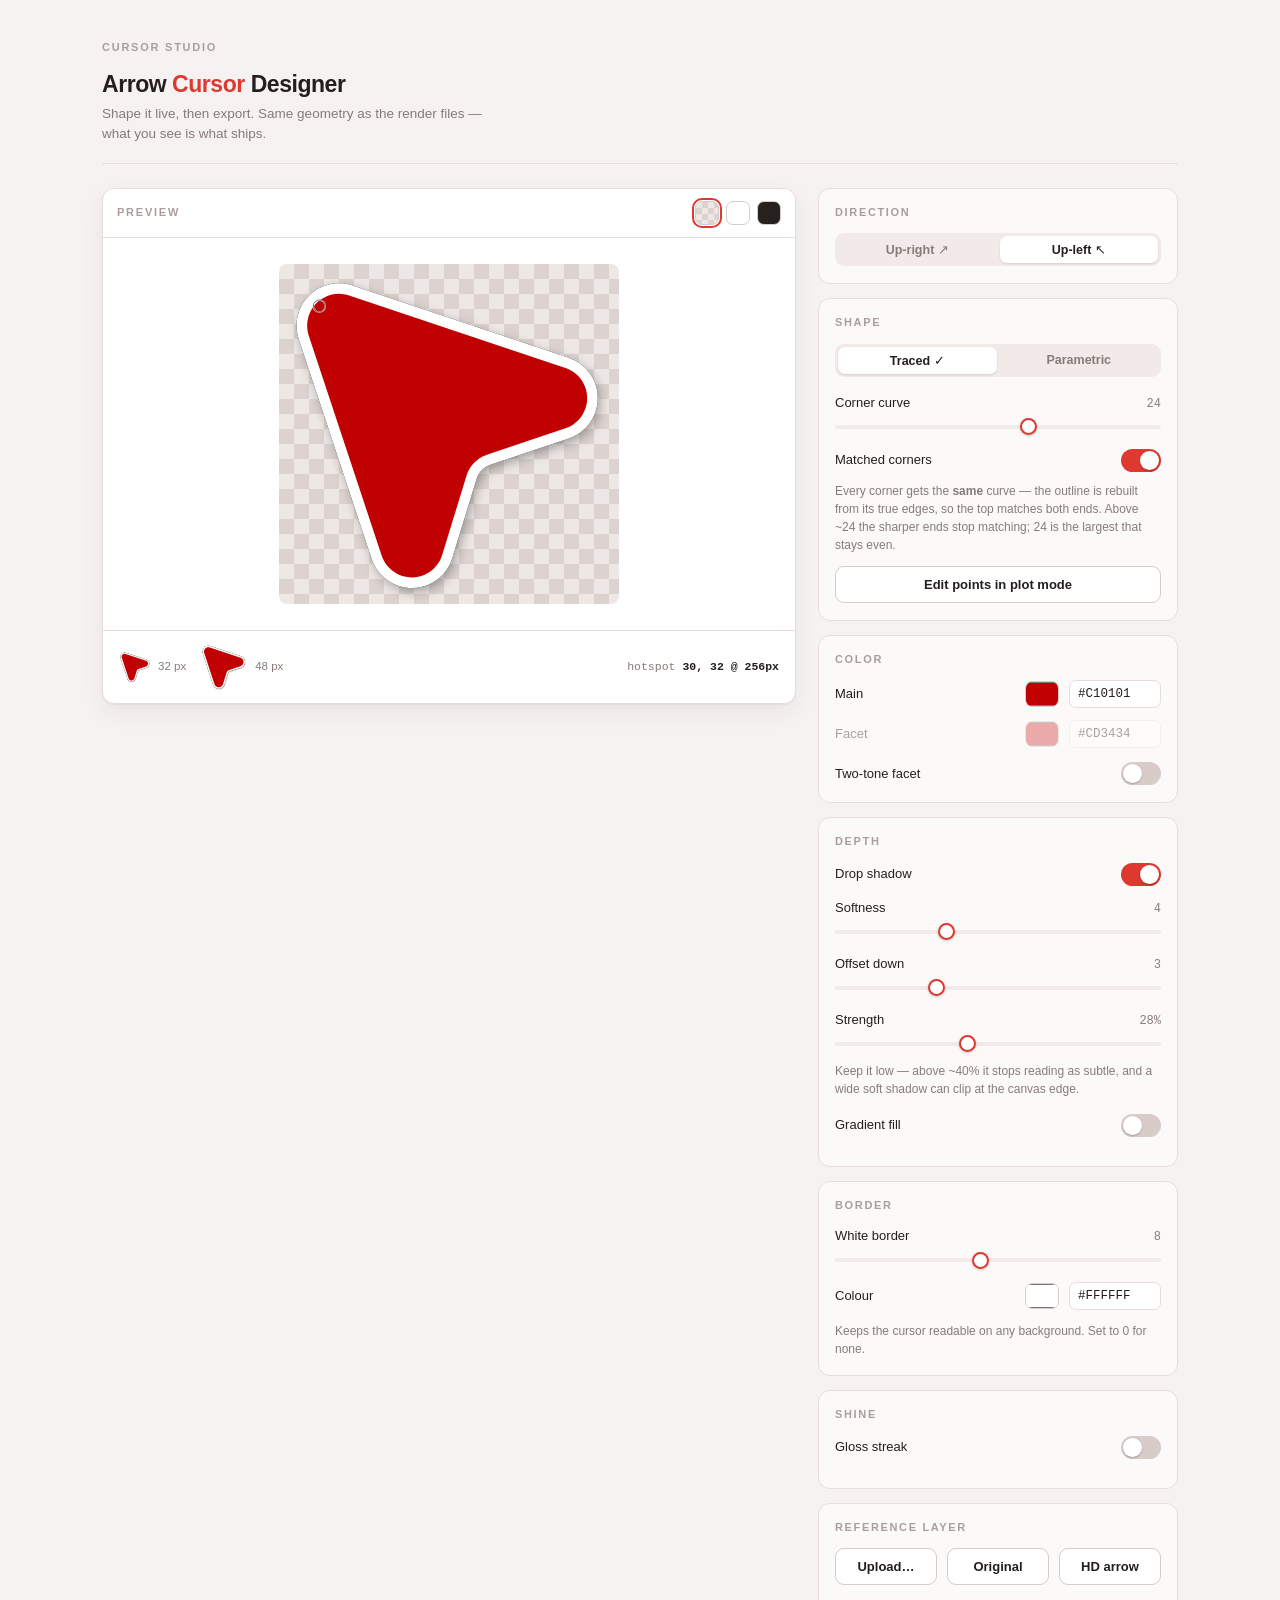
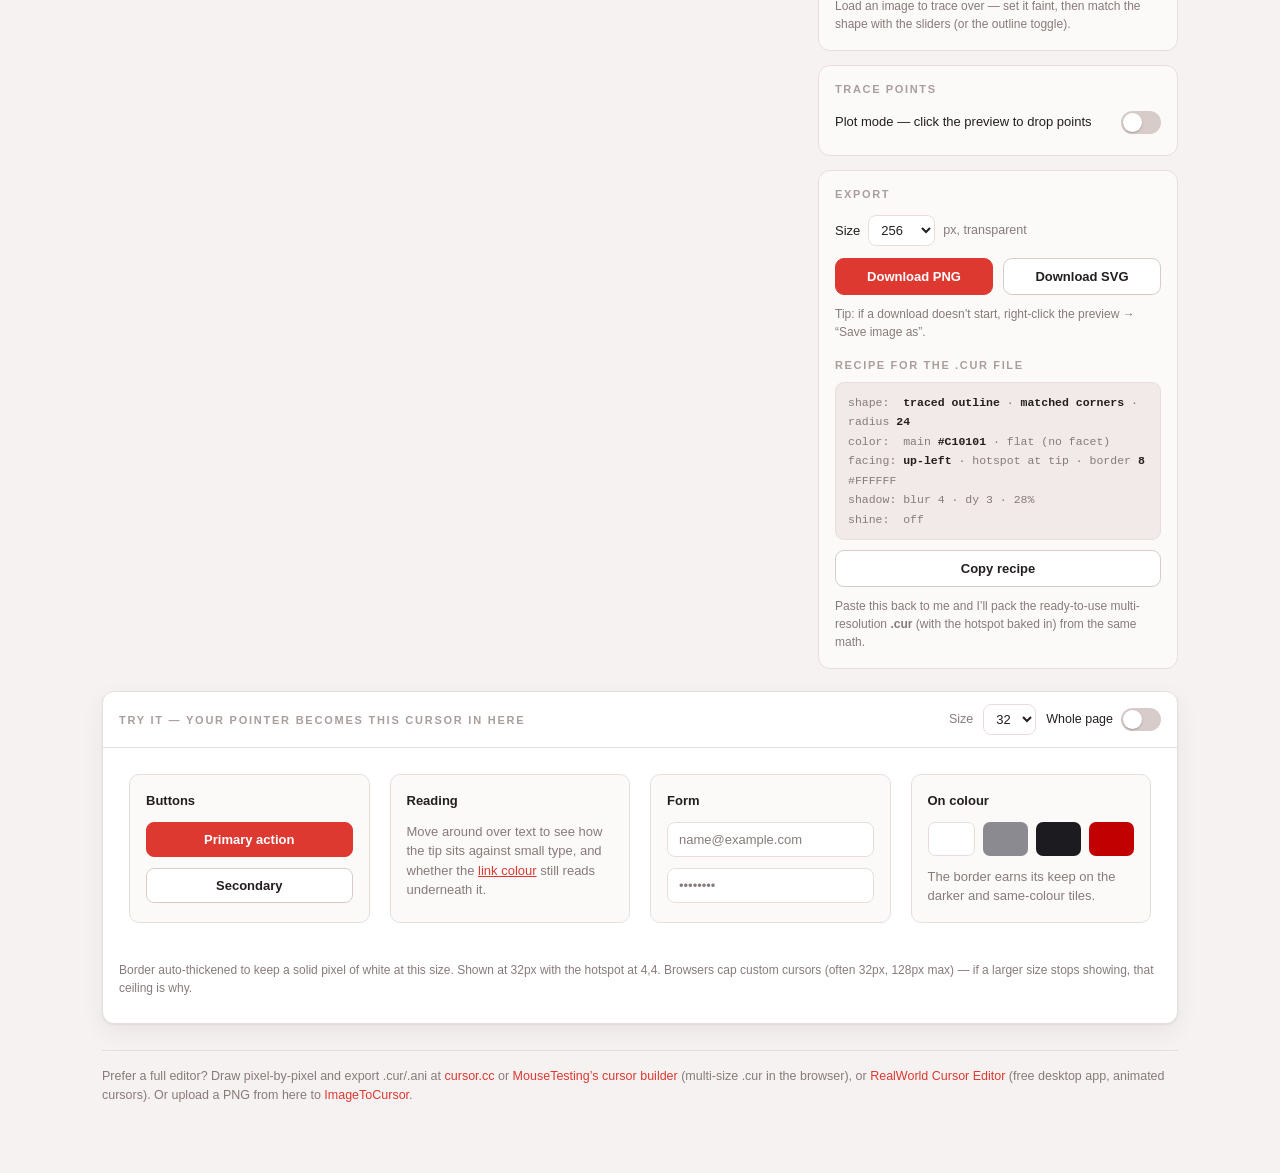
<file: cursor-designer/app.html>
<!doctype html>
<html lang="en">
<head>
<meta charset="utf-8">
<meta name="viewport" content="width=device-width,initial-scale=1">
<title>Arrow Cursor Designer</title>
<style>
  :root{
    --bg:#F6F2F1; --surface:#FFFFFF; --panel:#FCFAF9; --raised:#F1EAE8;
    --border:#E7DEDC; --border-strong:#D8CCCA;
    --text:#241E1F; --muted:#877B79; --faint:#A99E9C;
    --accent:#DD3931; --accent-press:#C22A23; --facet:#F06860;
    --focus:#DD3931;
    --shadow:0 1px 2px rgba(40,20,18,.06),0 8px 24px rgba(40,20,18,.06);
    --chk-a:#EDE7E5; --chk-b:#DCD3D0;
    --radius:12px;
    --mono:ui-monospace,"SF Mono",Menlo,Consolas,monospace;
    --sans:ui-sans-serif,-apple-system,"Segoe UI",Roboto,Helvetica,Arial,sans-serif;
  }
  @media (prefers-color-scheme:dark){
    :root{
      --bg:#151112; --surface:#1E1819; --panel:#1A1516; --raised:#251E1F;
      --border:#322A2B; --border-strong:#3E3435;
      --text:#EFE8E7; --muted:#9C908E; --faint:#6F6462;
      --accent:#F0655C; --accent-press:#F58B84; --facet:#F58C84;
      --focus:#F0655C;
      --shadow:0 1px 2px rgba(0,0,0,.4),0 12px 30px rgba(0,0,0,.35);
      --chk-a:#211B1C; --chk-b:#2C2425;
    }
  }
  :root[data-theme="light"]{
    --bg:#F6F2F1; --surface:#FFFFFF; --panel:#FCFAF9; --raised:#F1EAE8;
    --border:#E7DEDC; --border-strong:#D8CCCA;
    --text:#241E1F; --muted:#877B79; --faint:#A99E9C;
    --accent:#DD3931; --accent-press:#C22A23; --facet:#F06860; --focus:#DD3931;
    --shadow:0 1px 2px rgba(40,20,18,.06),0 8px 24px rgba(40,20,18,.06);
    --chk-a:#EDE7E5; --chk-b:#DCD3D0;
  }
  :root[data-theme="dark"]{
    --bg:#151112; --surface:#1E1819; --panel:#1A1516; --raised:#251E1F;
    --border:#322A2B; --border-strong:#3E3435;
    --text:#EFE8E7; --muted:#9C908E; --faint:#6F6462;
    --accent:#F0655C; --accent-press:#F58B84; --facet:#F58C84; --focus:#F0655C;
    --shadow:0 1px 2px rgba(0,0,0,.4),0 12px 30px rgba(0,0,0,.35);
    --chk-a:#211B1C; --chk-b:#2C2425;
  }
  *{box-sizing:border-box}
  body{margin:0;background:var(--bg);color:var(--text);font-family:var(--sans);
    line-height:1.5;-webkit-font-smoothing:antialiased;}
  .wrap{max-width:1120px;margin:0 auto;padding:28px 22px 56px;}
  header.masthead{display:flex;align-items:baseline;justify-content:space-between;
    gap:16px;flex-wrap:wrap;border-bottom:1px solid var(--border);padding-bottom:18px;margin-bottom:24px;}
  .title{font-size:23px;font-weight:650;letter-spacing:-.02em;margin:0;}
  .title b{color:var(--accent);font-weight:650;}
  .subtitle{color:var(--muted);font-size:13.5px;margin:3px 0 0;max-width:52ch;}
  .eyebrow{font-size:11px;letter-spacing:.16em;text-transform:uppercase;
    color:var(--faint);font-weight:600;}

  .grid{display:grid;grid-template-columns:minmax(0,1fr) 360px;gap:22px;align-items:start;}
  @media (max-width:820px){.grid{grid-template-columns:1fr;}}

  /* ---- stage ---- */
  .stage{background:var(--surface);border:1px solid var(--border);border-radius:var(--radius);
    box-shadow:var(--shadow);overflow:hidden;position:sticky;top:18px;}
  @media (max-width:820px){.stage{position:static;}}
  .stage-head{display:flex;align-items:center;justify-content:space-between;gap:12px;
    padding:12px 14px;border-bottom:1px solid var(--border);}
  .swatches{display:flex;gap:7px;}
  .sw{width:24px;height:24px;border-radius:7px;border:1px solid var(--border-strong);
    cursor:pointer;padding:0;background:transparent;position:relative;}
  .sw[aria-pressed="true"]{outline:2px solid var(--accent);outline-offset:1px;}
  .sw.light{background:#fff}.sw.dark{background:#26201f}
  .sw.chk{background:
    conic-gradient(var(--chk-b) 25%,var(--chk-a) 0 50%,var(--chk-b) 0 75%,var(--chk-a) 0);
    background-size:12px 12px;}
  .canvas-hold{display:grid;place-items:center;padding:26px;min-height:360px;}
  #preview{width:340px;height:340px;max-width:100%;border-radius:8px;touch-action:none;}
  .stage-foot{display:flex;align-items:center;justify-content:space-between;gap:14px;
    padding:12px 16px;border-top:1px solid var(--border);flex-wrap:wrap;}
  .actual{display:flex;align-items:center;gap:14px;}
  .actual .mini{display:flex;align-items:center;gap:7px;color:var(--muted);font-size:11.5px;}
  .actual canvas{image-rendering:auto;border-radius:4px;}
  .hs-note{font-size:11.5px;color:var(--muted);font-family:var(--mono);}
  .hs-note b{color:var(--text);font-weight:600;}

  /* ---- controls ---- */
  .panel{display:flex;flex-direction:column;gap:14px;}
  .card{background:var(--panel);border:1px solid var(--border);border-radius:var(--radius);
    padding:15px 16px 17px;}
  .card h3{margin:0 0 13px;font-size:11px;letter-spacing:.15em;text-transform:uppercase;
    color:var(--faint);font-weight:600;}
  .row{display:flex;flex-direction:column;gap:6px;margin-bottom:14px;}
  .row:last-child{margin-bottom:0;}
  .row .lab{display:flex;align-items:baseline;justify-content:space-between;gap:8px;}
  .row .lab span{font-size:13px;color:var(--text);}
  .row .lab output{font-family:var(--mono);font-size:12px;color:var(--muted);
    font-variant-numeric:tabular-nums;}
  input[type=range]{-webkit-appearance:none;appearance:none;width:100%;height:4px;
    border-radius:3px;background:var(--raised);outline:none;margin:6px 0;}
  input[type=range]::-webkit-slider-thumb{-webkit-appearance:none;width:17px;height:17px;
    border-radius:50%;background:var(--surface);border:2px solid var(--accent);cursor:pointer;
    box-shadow:0 1px 3px rgba(0,0,0,.2);transition:transform .08s;}
  input[type=range]::-webkit-slider-thumb:active{transform:scale(1.15);}
  input[type=range]::-moz-range-thumb{width:17px;height:17px;border-radius:50%;
    background:var(--surface);border:2px solid var(--accent);cursor:pointer;}
  input[type=range]:focus-visible{box-shadow:0 0 0 3px color-mix(in srgb,var(--focus) 35%,transparent);}

  .seg{display:flex;background:var(--raised);border-radius:9px;padding:3px;gap:3px;}
  .seg button{flex:1;border:none;background:transparent;color:var(--muted);
    font-family:var(--sans);font-size:12.5px;font-weight:550;padding:6px 8px;border-radius:7px;
    cursor:pointer;transition:all .12s;}
  .seg button[aria-pressed="true"]{background:var(--surface);color:var(--text);
    box-shadow:0 1px 2px rgba(0,0,0,.12);}
  .seg button:focus-visible{outline:2px solid var(--focus);outline-offset:1px;}

  .toggle{display:flex;align-items:center;justify-content:space-between;gap:10px;cursor:pointer;
    user-select:none;}
  .toggle span{font-size:13px;}
  .switch{width:40px;height:23px;border-radius:12px;background:var(--border-strong);position:relative;
    transition:background .15s;flex:none;border:none;cursor:pointer;padding:0;}
  .switch::after{content:"";position:absolute;top:2px;left:2px;width:19px;height:19px;border-radius:50%;
    background:#fff;transition:transform .15s;box-shadow:0 1px 2px rgba(0,0,0,.25);}
  .switch[aria-checked="true"]{background:var(--accent);}
  .switch[aria-checked="true"]::after{transform:translateX(17px);}
  .switch:focus-visible{outline:2px solid var(--focus);outline-offset:2px;}

  .colorrow{display:flex;align-items:center;gap:10px;margin-bottom:12px;}
  .colorrow:last-child{margin-bottom:0;}
  .colorrow label{font-size:13px;flex:1;}
  .swatch-in{position:relative;width:34px;height:26px;border-radius:7px;overflow:hidden;
    border:1px solid var(--border-strong);flex:none;}
  .swatch-in input[type=color]{position:absolute;inset:-4px;width:calc(100% + 8px);
    height:calc(100% + 8px);border:none;padding:0;cursor:pointer;background:none;}
  .hexin{width:92px;font-family:var(--mono);font-size:12.5px;padding:6px 8px;border-radius:7px;
    border:1px solid var(--border);background:var(--surface);color:var(--text);text-transform:uppercase;
    font-variant-numeric:tabular-nums;}
  .hexin:focus-visible{outline:2px solid var(--focus);outline-offset:0;border-color:var(--accent);}
  .colorrow.disabled{opacity:.4;pointer-events:none;}

  .exportgrid{display:flex;gap:10px;}
  .btn{flex:1;border:1px solid var(--border-strong);background:var(--surface);color:var(--text);
    font-family:var(--sans);font-size:13px;font-weight:550;padding:10px 12px;border-radius:9px;
    cursor:pointer;transition:all .12s;display:inline-flex;align-items:center;justify-content:center;gap:7px;}
  .btn:hover{border-color:var(--accent);color:var(--accent);}
  .btn:active{transform:translateY(1px);}
  .btn.primary{background:var(--accent);border-color:var(--accent);color:#fff;}
  .btn.primary:hover{background:var(--accent-press);border-color:var(--accent-press);color:#fff;}
  .btn:focus-visible{outline:2px solid var(--focus);outline-offset:2px;}
  .sel{display:flex;align-items:center;gap:8px;margin-bottom:12px;}
  .sel label{font-size:13px;color:var(--text);}
  select{font-family:var(--sans);font-size:13px;padding:6px 8px;border-radius:8px;
    border:1px solid var(--border);background:var(--surface);color:var(--text);cursor:pointer;}
  select:focus-visible{outline:2px solid var(--focus);}

  .readout{margin-top:2px;}
  .readout .code{font-family:var(--mono);font-size:11.5px;line-height:1.7;color:var(--muted);
    background:var(--raised);border:1px solid var(--border);border-radius:9px;padding:10px 12px;
    white-space:pre-wrap;word-break:break-word;}
  .readout .code b{color:var(--text);font-weight:600;}
  .hint{font-size:12px;color:var(--muted);margin:10px 0 0;}
  .hint.ok{color:var(--accent);}
  .foot{margin-top:26px;padding-top:16px;border-top:1px solid var(--border);
    color:var(--muted);font-size:12.5px;}
  .foot a{color:var(--accent);text-decoration:none;}
  .foot a:hover{text-decoration:underline;}
  #refControls.refoff{display:none;}
  #traceControls.isoff{display:none;}
  .refempty-hide{display:none;}
  #preview.grab{cursor:grab;}
  #preview.grabbing{cursor:grabbing;}
  #preview.plot{cursor:crosshair;}
  /* ---- playground ---- */
  .play{margin-top:22px;background:var(--surface);border:1px solid var(--border);
    border-radius:var(--radius);box-shadow:var(--shadow);overflow:hidden;}
  .play-head{display:flex;align-items:center;justify-content:space-between;gap:14px;
    padding:12px 16px;border-bottom:1px solid var(--border);flex-wrap:wrap;}
  .play-head .grp{display:flex;align-items:center;gap:10px;}
  .play-body{padding:26px;display:grid;gap:20px;
    grid-template-columns:repeat(auto-fit,minmax(230px,1fr));}
  .demo{border:1px solid var(--border);border-radius:10px;padding:16px;background:var(--panel);
    display:flex;flex-direction:column;gap:11px;}
  .demo h4{margin:0;font-size:13px;font-weight:600;}
  .demo p{margin:0;font-size:13px;color:var(--muted);}
  .demo a{color:var(--accent);}
  .fauxbtn{border:1px solid var(--border-strong);background:var(--surface);color:var(--text);
    font:550 13px var(--sans);padding:9px 12px;border-radius:8px;text-align:center;}
  .fauxbtn.solid{background:var(--accent);border-color:var(--accent);color:#fff;}
  .fauxin{border:1px solid var(--border);background:var(--surface);color:var(--muted);
    font:13px var(--sans);padding:9px 11px;border-radius:8px;}
  .swatchrow{display:flex;gap:8px;}
  .swatchrow i{flex:1;height:34px;border-radius:7px;display:block;}
  .play-note{padding:0 16px 14px;font-size:12px;color:var(--muted);}
  @media (prefers-reduced-motion:reduce){*{transition:none!important;}}
</style>
</head>
<body>
<div class="wrap">
  <header class="masthead">
    <div>
      <p class="eyebrow">Cursor studio</p>
      <h1 class="title">Arrow <b>Cursor</b> Designer</h1>
      <p class="subtitle">Shape it live, then export. Same geometry as the render files — what you see is what ships.</p>
    </div>
  </header>

  <div class="grid">
    <!-- STAGE -->
    <section class="stage" aria-label="Live preview">
      <div class="stage-head">
        <span class="eyebrow">Preview</span>
        <div class="swatches" role="group" aria-label="Backdrop">
          <button class="sw chk" data-bg="chk" aria-pressed="true" title="Transparent"></button>
          <button class="sw light" data-bg="light" aria-pressed="false" title="Light"></button>
          <button class="sw dark" data-bg="dark" aria-pressed="false" title="Dark"></button>
        </div>
      </div>
      <div class="canvas-hold" id="canvasHold">
        <canvas id="preview" width="680" height="680"></canvas>
      </div>
      <div class="stage-foot">
        <div class="actual">
          <div class="mini"><canvas id="a32" width="32" height="32"></canvas><span>32&nbsp;px</span></div>
          <div class="mini"><canvas id="a48" width="48" height="48"></canvas><span>48&nbsp;px</span></div>
        </div>
        <div class="hs-note">hotspot&nbsp;<b id="hsOut">—</b></div>
      </div>
    </section>

    <!-- CONTROLS -->
    <div class="panel">
      <div class="card">
        <h3>Direction</h3>
        <div class="seg" role="group" aria-label="Facing" id="facing">
          <button data-face="right" aria-pressed="false">Up-right ↗</button>
          <button data-face="left" aria-pressed="true">Up-left ↖</button>
        </div>
      </div>

      <div class="card">
        <h3>Shape</h3>
        <div class="row" style="margin-bottom:16px;">
          <div class="seg" role="group" aria-label="Shape source" id="shapeSrc">
            <button data-shape="traced" aria-pressed="true">Traced ✓</button>
            <button data-shape="dart" aria-pressed="false">Parametric</button>
          </div>
        </div>
        <div id="tracedShape">
          <div class="row">
            <div class="lab"><span>Corner curve</span><output id="oTRad">24</output></div>
            <input type="range" id="tRad" min="0" max="40" step="1" value="24">
          </div>
          <div class="toggle" style="margin-bottom:4px;"><span>Matched corners</span>
            <button class="switch" id="tUni" role="switch" aria-checked="true" aria-label="Matched corners"></button>
          </div>
          <p class="hint" id="uniHint">Every corner gets the <b>same</b> curve — the outline is
            rebuilt from its true edges, so the top matches both ends. Above ~24 the
            sharper ends stop matching; 24 is the largest that stays even.</p>
          <div class="toggle" id="simpRow" style="display:none;margin-bottom:4px;"><span>Clean up edges</span>
            <button class="switch" id="tSimp" role="switch" aria-checked="true" aria-label="Simplify outline"></button>
          </div>
          <button class="btn" id="toPlot" style="margin-top:12px;width:100%;">Edit points in plot mode</button>
        </div>
        <div id="dartShape" style="display:none;">
        <div class="row">
          <div class="lab"><span>Tilt</span><output id="oTilt">54°</output></div>
          <input type="range" id="tilt" min="30" max="72" step="1" value="54">
        </div>
        <div class="row">
          <div class="lab"><span>Length</span><output id="oLen">72</output></div>
          <input type="range" id="len" min="50" max="96" step="1" value="72">
        </div>
        <div class="row">
          <div class="lab"><span>Width</span><output id="oWid">66</output></div>
          <input type="range" id="wid" min="44" max="88" step="1" value="66">
        </div>
        <div class="row">
          <div class="lab"><span>Tail notch</span><output id="oNotch">17</output></div>
          <input type="range" id="notch" min="0" max="34" step="1" value="17">
        </div>
        <div class="row">
          <div class="lab"><span>Corner rounding</span><output id="oRad">6</output></div>
          <input type="range" id="rad" min="0" max="16" step="1" value="6">
        </div>
        </div>
      </div>

      <div class="card">
        <h3>Color</h3>
        <div class="colorrow">
          <label for="mainColor">Main</label>
          <span class="swatch-in"><input type="color" id="mainColor" value="#C10101"></span>
          <input type="text" class="hexin" id="mainHex" value="#C10101" spellcheck="false" aria-label="Main hex">
        </div>
        <div class="colorrow" id="facetRow">
          <label for="facetColor">Facet</label>
          <span class="swatch-in"><input type="color" id="facetColor" value="#CD3434"></span>
          <input type="text" class="hexin" id="facetHex" value="#CD3434" spellcheck="false" aria-label="Facet hex">
        </div>
        <div class="row" style="margin:14px 0 0;">
          <div class="toggle"><span>Two-tone facet</span>
            <button class="switch" id="twoTone" role="switch" aria-checked="false" aria-label="Two-tone facet"></button>
          </div>
        </div>
        <div class="row" id="wingRow" style="margin-top:12px;">
          <div class="seg" role="group" aria-label="Facet side" id="wing">
            <button data-wing="lower" aria-pressed="true">Facet lower</button>
            <button data-wing="upper" aria-pressed="false">Facet upper</button>
          </div>
        </div>
      </div>

      <div class="card">
        <h3>Depth</h3>
        <div class="toggle" style="margin-bottom:12px;"><span>Drop shadow</span>
          <button class="switch" id="shadowOn" role="switch" aria-checked="true" aria-label="Shadow"></button>
        </div>
        <div id="shadowCtl">
          <div class="row">
            <div class="lab"><span>Softness</span><output id="oShBlur">4</output></div>
            <input type="range" id="shBlur" min="0" max="12" step="1" value="4">
          </div>
          <div class="row">
            <div class="lab"><span>Offset down</span><output id="oShDy">3</output></div>
            <input type="range" id="shDy" min="0" max="10" step="1" value="3">
          </div>
          <div class="row" style="margin-bottom:4px;">
            <div class="lab"><span>Strength</span><output id="oShA">28%</output></div>
            <input type="range" id="shAlpha" min="0" max="70" step="1" value="28">
          </div>
          <p class="hint">Keep it low — above ~40% it stops reading as subtle,
            and a wide soft shadow can clip at the canvas edge.</p>
        </div>
        <div class="toggle" style="margin:16px 0 12px;"><span>Gradient fill</span>
          <button class="switch" id="gradOn" role="switch" aria-checked="false" aria-label="Gradient"></button>
        </div>
        <div id="gradCtl" style="display:none;">
          <div class="colorrow">
            <label for="gradTo">Fades to</label>
            <span class="swatch-in"><input type="color" id="gradTo" value="#8B0000"></span>
            <input type="text" class="hexin" id="gradToHex" value="#8B0000" spellcheck="false" aria-label="Gradient end hex">
          </div>
          <div class="row" style="margin-top:14px;">
            <div class="lab"><span>Angle</span><output id="oGrA">55°</output></div>
            <input type="range" id="gradAngle" min="0" max="360" step="5" value="55">
          </div>
          <p class="hint">Starts from the main colour above and fades to this one.</p>
        </div>
      </div>

      <div class="card">
        <h3>Border</h3>
        <div class="row">
          <div class="lab"><span>White border</span><output id="oBord">8</output></div>
          <input type="range" id="bord" min="0" max="18" step="1" value="8">
        </div>
        <div class="colorrow">
          <label for="bordColor">Colour</label>
          <span class="swatch-in"><input type="color" id="bordColor" value="#FFFFFF"></span>
          <input type="text" class="hexin" id="bordHex" value="#FFFFFF" spellcheck="false" aria-label="Border hex">
        </div>
        <p class="hint">Keeps the cursor readable on any background. Set to 0 for none.</p>
      </div>

      <div class="card">
        <h3>Shine</h3>
        <div class="toggle" style="margin-bottom:12px;"><span>Gloss streak</span>
          <button class="switch" id="shineOn" role="switch" aria-checked="false" aria-label="Shine"></button>
        </div>
        <div id="shineCtl">
          <div class="colorrow">
            <label for="shineColor">Colour</label>
            <span class="swatch-in"><input type="color" id="shineColor" value="#DA6E6E"></span>
            <input type="text" class="hexin" id="shineHex" value="#DA6E6E" spellcheck="false" aria-label="Shine hex">
          </div>
          <div class="row" style="margin-top:14px;">
            <div class="lab"><span>Position</span><output id="oShPos">24%</output></div>
            <input type="range" id="shPos" min="0" max="70" step="1" value="24">
          </div>
          <div class="row">
            <div class="lab"><span>Length</span><output id="oShLen">26%</output></div>
            <input type="range" id="shLen" min="6" max="50" step="1" value="26">
          </div>
          <div class="row">
            <div class="lab"><span>Thickness</span><output id="oShW">16</output></div>
            <input type="range" id="shW" min="4" max="34" step="1" value="16">
          </div>
          <div class="row">
            <div class="lab"><span>Distance from edge</span><output id="oShIn">27</output></div>
            <input type="range" id="shIn" min="10" max="60" step="1" value="27">
          </div>
          <div class="row" style="margin-bottom:4px;">
            <div class="lab"><span>Blur</span><output id="oShBl">0</output></div>
            <input type="range" id="shBl" min="0" max="20" step="1" value="0">
          </div>
          <p class="hint">0 is a hard-edged bar; higher values soften it into a glow.
            It stays clipped inside the shape either way.</p>
        </div>
      </div>

      <div class="card">
        <h3>Reference layer</h3>
        <div class="exportgrid" style="margin-bottom:12px;">
          <button class="btn" id="refUpload">Upload…</button>
          <button class="btn" id="refOrig">Original</button>
          <button class="btn" id="refHD">HD arrow</button>
        </div>
        <input type="file" id="refFile" accept="image/*" hidden>
        <div id="refControls" class="refoff">
          <div class="row">
            <div class="lab"><span>Opacity</span><output id="oOpac">45%</output></div>
            <input type="range" id="opac" min="0" max="100" step="1" value="45">
          </div>
          <div class="row">
            <div class="lab"><span>Scale</span><output id="oScale">100%</output></div>
            <input type="range" id="rscale" min="20" max="250" step="1" value="100">
          </div>
          <div class="row" style="margin-bottom:12px;">
            <div class="seg" role="group" aria-label="Layer order" id="reforder">
              <button data-over="false" aria-pressed="true">Under dart</button>
              <button data-over="true" aria-pressed="false">Over dart</button>
            </div>
          </div>
          <div class="toggle" style="margin-bottom:12px;"><span>Dart as outline</span>
            <button class="switch" id="outline" role="switch" aria-checked="false" aria-label="Show dart as outline"></button>
          </div>
          <div class="exportgrid">
            <button class="btn" id="refFit">Recenter</button>
            <button class="btn" id="refClear">Remove</button>
          </div>
          <p class="hint">Drag on the preview to position it. The reference is preview-only — never exported.</p>
        </div>
        <p class="hint" id="refEmpty">Load an image to trace over — set it faint, then match the shape with the sliders (or the outline toggle).</p>
      </div>

      <div class="card">
        <h3>Trace points</h3>
        <div class="toggle" style="margin-bottom:4px;"><span>Plot mode — click the preview to drop points</span>
          <button class="switch" id="plot" role="switch" aria-checked="false" aria-label="Plot mode"></button>
        </div>
        <div id="traceControls" class="isoff">
          <div class="exportgrid" style="margin:12px 0;">
            <button class="btn" id="tUndo">Undo</button>
            <button class="btn" id="tClear">Clear</button>
          </div>
          <div class="toggle" style="margin-bottom:12px;"><span>Close &amp; fill shape</span>
            <button class="switch" id="tClosed" role="switch" aria-checked="true" aria-label="Close and fill"></button>
          </div>
          <div class="row">
            <div class="lab"><span>Smooth corners</span><output id="oSmooth">0</output></div>
            <input type="range" id="tSmooth" min="0" max="24" step="1" value="0">
          </div>
          <div class="readout">
            <div class="code" id="tCoords">no points yet — click on the preview</div>
            <div class="exportgrid" style="margin-top:10px;">
              <button class="btn" id="tCopyPts">Copy points</button>
              <button class="btn" id="tCopySvg">Copy SVG</button>
            </div>
            <button class="btn primary" id="tDlSvg" style="margin-top:10px;width:100%;">Download traced SVG</button>
            <p class="hint">First point = hotspot. Drag a dot to nudge it. Paste the points to me for a ready-to-use <b>.cur</b>.</p>
          </div>
        </div>
      </div>

      <div class="card">
        <h3>Export</h3>
        <div class="sel">
          <label for="size">Size</label>
          <select id="size">
            <option>128</option><option selected>256</option><option>512</option><option>1024</option>
          </select>
          <span style="color:var(--muted);font-size:12.5px;">px, transparent</span>
        </div>
        <div class="exportgrid">
          <button class="btn primary" id="dlPng">Download PNG</button>
          <button class="btn" id="dlSvg">Download SVG</button>
        </div>
        <p class="hint" id="dlHint">Tip: if a download doesn’t start, right-click the preview → “Save image as”.</p>
        <div class="readout">
          <h3 style="margin:16px 0 8px;">Recipe for the .cur file</h3>
          <div class="code" id="recipe"></div>
          <button class="btn" id="copyBtn" style="margin-top:10px;width:100%;">Copy recipe</button>
          <p class="hint">Paste this back to me and I’ll pack the ready-to-use multi-resolution <b>.cur</b> (with the hotspot baked in) from the same math.</p>
        </div>
      </div>
    </div>
  </div>

  <section class="play" id="play" aria-label="Cursor playground">
    <div class="play-head">
      <span class="eyebrow">Try it — your pointer becomes this cursor in here</span>
      <div class="grp">
        <label for="playSize" style="font-size:12.5px;color:var(--muted);">Size</label>
        <select id="playSize">
          <option>16</option><option>20</option><option>24</option>
          <option selected>32</option><option>48</option><option>64</option>
        </select>
        <div class="toggle" style="gap:8px;"><span style="font-size:12.5px;">Whole page</span>
          <button class="switch" id="playAll" role="switch" aria-checked="false" aria-label="Apply to whole page"></button>
        </div>
      </div>
    </div>
    <div class="play-body">
      <div class="demo">
        <h4>Buttons</h4>
        <div class="fauxbtn solid">Primary action</div>
        <div class="fauxbtn">Secondary</div>
      </div>
      <div class="demo">
        <h4>Reading</h4>
        <p>Move around over text to see how the tip sits against small type,
          and whether the <a href="#play">link colour</a> still reads underneath it.</p>
      </div>
      <div class="demo">
        <h4>Form</h4>
        <div class="fauxin">name@example.com</div>
        <div class="fauxin">••••••••</div>
      </div>
      <div class="demo">
        <h4>On colour</h4>
        <div class="swatchrow">
          <i style="background:#ffffff;border:1px solid var(--border);"></i>
          <i style="background:#8a8a90;"></i>
          <i style="background:#1c1c20;"></i>
          <i style="background:#C10101;"></i>
        </div>
        <p>The border earns its keep on the darker and same-colour tiles.</p>
      </div>
    </div>
    <p class="play-note" id="playNote"></p>
  </section>

  <p class="foot">Prefer a full editor? Draw pixel-by-pixel and export .cur/.ani at
    <a href="https://www.cursor.cc/" target="_blank" rel="noopener">cursor.cc</a> or
    <a href="https://mousetesting.com/en/tests/cursor-builder" target="_blank" rel="noopener">MouseTesting’s cursor builder</a> (multi-size .cur in the browser), or
    <a href="https://www.rw-designer.com/cursor-maker" target="_blank" rel="noopener">RealWorld Cursor Editor</a> (free desktop app, animated cursors). Or upload a PNG from here to
    <a href="https://imagetocursor.com/" target="_blank" rel="noopener">ImageToCursor</a>.</p>
</div>

<script>
"use strict";
const REF = 256, MARGIN = 0.09;
const S = {
  tip_len:72, back:66, back_len:52, notch:17, angle_deg:54, radius:6,
  main:"#C10101", facet:"#CD3434", twoTone:false, wing:"lower", face:"left",
  bg:"chk", exportSize:256, outline:false,
  border:8, borderColor:"#FFFFFF",
  shadow:true, shDx:2, shDy:3, shBlur:4, shAlpha:0.28,
  grad:false, gradTo:"#8B0000", gradAngle:55,
  shape:"traced", tracedRadius:24, tracedSimplify:true, tracedUniform:true,
  shine:false, shineColor:"#DA6E6E", shineT0:0.24, shineT1:0.50, shineInset:27, shineWidth:16,
  shineBlur:0
};
// reference-tracing layer (preview only, never exported)
const ref = { img:null, x:128, y:128, scale:1, opacity:0.45, over:false };
// point-tracing layer — click to record coordinates, build an SVG from them
const trace = { on:false, pts:[], closed:true, smooth:0, sel:-1 };
const REF_ORIG = "[data-uri]";
const REF_HD   = "[data-uri]";

// ---- the traced outline (your 30 clicked points, 256x256 space) ----
const TRACED = [[26.8,82.8],[62.6,68.4],[94.6,57.2],[123.3,48],[153.8,38],[184.6,29.2],
  [209.4,21.6],[222,23.2],[230.8,32.2],[237.6,41.9],[232.2,57.8],[227.7,75],
  [220.2,95.8],[210.9,124],[202.2,150.5],[191,180.3],[183.2,207],[176.8,225.2],
  [163.5,236.1],[144.6,234.5],[130.3,209.8],[120.8,178.1],[113.8,157],
  [111.2,147.6],[95.8,142.1],[72,135.5],[53.3,129.7],[33.9,121.6],
  [20,108.1],[20.5,93.6]];

const crossZ=(o,a,b)=>(a[0]-o[0])*(b[1]-o[1])-(a[1]-o[1])*(b[0]-o[0]);
function turnDeg(p0,p1,p2){
  const v1=[p1[0]-p0[0],p1[1]-p0[1]], v2=[p2[0]-p1[0],p2[1]-p1[1]];
  const l1=Math.hypot(...v1), l2=Math.hypot(...v2);
  if(l1<1e-9||l2<1e-9) return 0;
  return Math.acos(Math.max(-1,Math.min(1,(v1[0]*v2[0]+v1[1]*v2[1])/(l1*l2))))*180/Math.PI;
}
// strongest reflex vertex = the tail notch (ignores false reflexes from click wobble)
function findNotch(pts){
  const n=pts.length;
  let area=0; for(let i=0;i<n;i++){const q=pts[(i+1)%n]; area+=pts[i][0]*q[1]-q[0]*pts[i][1];}
  const ccw=area>0; let best=null,bt=0;
  for(let i=0;i<n;i++){
    const c=crossZ(pts[(i-1+n)%n],pts[i],pts[(i+1)%n]);
    if((c>0)===ccw) continue;
    const t=turnDeg(pts[(i-1+n)%n],pts[i],pts[(i+1)%n]);
    if(t>bt){bt=t;best=i;}
  }
  return best;
}
const findNose=pts=>pts.reduce((b,p,i)=>p[0]-p[1]>pts[b][0]-pts[b][1]?i:b,0);
// merge near-collinear runs (cleans hand-click wobble on long edges)
function simplifyPts(pts,angle=9){
  let out=pts.map(p=>[p[0],p[1]]), changed=true;
  while(changed && out.length>4){
    changed=false;
    for(let i=0;i<out.length;i++){
      const n=out.length;
      if(turnDeg(out[(i-1+n)%n],out[i],out[(i+1)%n])<angle){
        out.splice(i,1); changed=true; break;
      }
    }
  }
  return out;
}
// True corners of the traced outline (intersections of its long edges).
// Filleting THESE with one radius gives every end an identical curve —
// filleting the raw clicked points cannot, because each corner is a cluster
// of points and the radius gets clamped by the short gaps between them.
const CORNERS = [[248.7027736153,8.4273288869],[155.1093940646,290.5928958545],[111.2000000000,147.6000000000],[-27.4238598239,100.9736047164]];

function interiorAngle(p0,p1,p2){
  const v1=[p0[0]-p1[0],p0[1]-p1[1]], v2=[p2[0]-p1[0],p2[1]-p1[1]];
  const l1=Math.hypot(...v1)||1, l2=Math.hypot(...v2)||1;
  return Math.acos(Math.max(-1,Math.min(1,(v1[0]*v2[0]+v1[1]*v2[1])/(l1*l2))));
}
// constant-radius circular fillets: offset per corner is derived from its angle
function arcFillet(pts,R,steps=26,radii=null){
  const n=pts.length, out=[];
  for(let i=0;i<n;i++){
    const Ri = radii ? radii[i] : R;
    const p0=pts[(i-1+n)%n], p1=pts[i], p2=pts[(i+1)%n];
    if(Ri<=0){ out.push([p1[0],p1[1]]); continue; }
    const v1=[p0[0]-p1[0],p0[1]-p1[1]], v2=[p2[0]-p1[0],p2[1]-p1[1]];
    const l1=Math.hypot(...v1)||1, l2=Math.hypot(...v2)||1;
    const u1=[v1[0]/l1,v1[1]/l1], u2=[v2[0]/l2,v2[1]/l2];
    const th=interiorAngle(p0,p1,p2);
    if(th<1e-6 || Math.abs(Math.PI-th)<1e-6){ out.push([p1[0],p1[1]]); continue; }
    const d=Math.min(Ri/Math.tan(th/2), l1*0.5, l2*0.5);
    const rEff=d*Math.tan(th/2);
    const pin=[p1[0]+u1[0]*d, p1[1]+u1[1]*d];
    const pout=[p1[0]+u2[0]*d, p1[1]+u2[1]*d];
    let bx=u1[0]+u2[0], by=u1[1]+u2[1];
    const bl=Math.hypot(bx,by)||1; bx/=bl; by/=bl;
    const cd=rEff/Math.sin(th/2);
    const cx=p1[0]+bx*cd, cy=p1[1]+by*cd;
    const a0=Math.atan2(pin[1]-cy,pin[0]-cx);
    let da=Math.atan2(pout[1]-cy,pout[0]-cx)-a0;
    while(da> Math.PI) da-=2*Math.PI;
    while(da<-Math.PI) da+=2*Math.PI;
    for(let s=0;s<=steps;s++){
      const a=a0+da*s/steps;
      out.push([cx+rEff*Math.cos(a), cy+rEff*Math.sin(a)]);
    }
  }
  return out;
}
// hotspot = apex of the rounded nose, nudged just inside the edge
function uniformTip(cp,R){
  const p0=cp[cp.length-1], p1=cp[0], p2=cp[1];
  const v1=[p0[0]-p1[0],p0[1]-p1[1]], v2=[p2[0]-p1[0],p2[1]-p1[1]];
  const l1=Math.hypot(...v1)||1, l2=Math.hypot(...v2)||1;
  const u1=[v1[0]/l1,v1[1]/l1], u2=[v2[0]/l2,v2[1]/l2];
  const th=interiorAngle(p0,p1,p2);
  const d=Math.min(R/Math.tan(th/2), l1*0.5, l2*0.5), rEff=d*Math.tan(th/2);
  let bx=u1[0]+u2[0], by=u1[1]+u2[1];
  const bl=Math.hypot(bx,by)||1; bx/=bl; by/=bl;
  const off=rEff/Math.sin(th/2)-rEff+3;
  return [p1[0]+bx*off, p1[1]+by*off];
}
// ---- solid gloss streak: a rounded capsule clipped inside the silhouette ----
function capsulePts(p0,p1,width,steps=18){
  const dx=p1[0]-p0[0], dy=p1[1]-p0[1];
  const L=Math.hypot(dx,dy)||1, ux=dx/L, uy=dy/L;
  const nx=-uy, ny=ux, r=width/2, an=Math.atan2(ny,nx), pts=[];
  for(let s=0;s<=steps;s++){ const a=an-Math.PI*s/steps;
    pts.push([p1[0]+r*Math.cos(a), p1[1]+r*Math.sin(a)]); }
  for(let s=0;s<=steps;s++){ const a=an-Math.PI-Math.PI*s/steps;
    pts.push([p0[0]+r*Math.cos(a), p0[1]+r*Math.sin(a)]); }
  return pts;
}
function shineBar(cp,P){
  const A=cp[3], B=cp[0];                     // leading edge: left corner -> nose
  const dx=B[0]-A[0], dy=B[1]-A[1];
  const L=Math.hypot(dx,dy)||1, ux=dx/L, uy=dy/L;
  let nx=-uy, ny=ux;
  const cx=cp.reduce((s,p)=>s+p[0],0)/cp.length, cy=cp.reduce((s,p)=>s+p[1],0)/cp.length;
  const mx=(A[0]+B[0])/2, my=(A[1]+B[1])/2;
  if((cx-mx)*nx+(cy-my)*ny<0){ nx=-nx; ny=-ny; }
  const p0=[A[0]+ux*L*P.shineT0+nx*P.shineInset, A[1]+uy*L*P.shineT0+ny*P.shineInset];
  const p1=[A[0]+ux*L*P.shineT1+nx*P.shineInset, A[1]+uy*L*P.shineT1+ny*P.shineInset];
  return capsulePts(p0,p1,P.shineWidth);
}

function uniformGeometry(P){
  let cp=CORNERS.map(p=>[p[0],p[1]]);
  if(P.face==="left") cp=cp.map(p=>[REF-p[0],p[1]]);
  const R=P.tracedRadius;
  const poly=arcFillet(cp,R);
  const wing=arcFillet([cp[0],cp[1],cp[2]],R,26,[0,R,0]);  // fold ends stay sharp
  return {poly, wing, tip:uniformTip(cp,R), r:0, preRounded:true, shine:shineBar(cp,P)};
}

function tracedGeometry(P){
  const pts = P.tracedSimplify ? simplifyPts(TRACED) : TRACED.map(p=>[p[0],p[1]]);
  const nose=findNose(pts), notch=findNotch(pts), n=pts.length;
  // facet wing: nose->notch is one side of the fold, notch->nose the other
  const from = P.wing==="lower" ? nose : notch, to = P.wing==="lower" ? notch : nose;
  const wing=[]; let i=from;
  for(;;){ wing.push(pts[i]); if(i===to) break; i=(i+1)%n; }
  let poly=pts, w=wing, tip=pts[nose];
  if(P.face==="left"){ const flip=p=>[REF-p[0],p[1]];
    poly=poly.map(flip); w=w.map(flip); tip=flip(tip); }
  return {poly, wing:w, tip, r:P.tracedRadius};
}

const rot = (x,y,deg)=>{const a=-deg*Math.PI/180,c=Math.cos(a),s=Math.sin(a);
  return [x*c-y*s, x*s+y*c];};

// geometry fitted into REF x REF, mirror applied for up-left
function geometry(P){
  if(P.shape==="traced") return P.tracedUniform ? uniformGeometry(P) : tracedGeometry(P);
  const T=[P.tip_len,0], A=[-P.back_len,-P.back],
        N=[-P.back_len+P.notch,0], B=[-P.back_len,P.back];
  const R=p=>rot(p[0],p[1],P.angle_deg);
  let poly=[T,A,N,B].map(R);
  let wing=(P.wing==="lower"?[T,N,B]:[T,A,N]).map(R);
  let tip=R(T);
  const r=P.radius;
  const xs=poly.map(p=>p[0]), ys=poly.map(p=>p[1]);
  const minx=Math.min(...xs)-r, maxx=Math.max(...xs)+r;
  const miny=Math.min(...ys)-r, maxy=Math.max(...ys)+r;
  const bw=maxx-minx, bh=maxy-miny;
  const scale=(REF*(1-2*MARGIN))/Math.max(bw,bh);
  const cxb=(minx+maxx)/2, cyb=(miny+maxy)/2;
  const fit=p=>[(p[0]-cxb)*scale+REF/2,(p[1]-cyb)*scale+REF/2];
  poly=poly.map(fit); wing=wing.map(fit); tip=fit(tip);
  if(P.face==="left"){const flip=p=>[REF-p[0],p[1]];
    poly=poly.map(flip); wing=wing.map(flip); tip=flip(tip);}
  return {poly,wing,tip,r:r*scale};
}

function roundedPath(pts,r){
  const path=new Path2D(), n=pts.length;
  if(r<=0){                       // already-flattened outline: plain polyline,
    path.moveTo(pts[0][0],pts[0][1]);   // no zero-length curves to upset joins
    for(let i=1;i<n;i++) path.lineTo(pts[i][0],pts[i][1]);
    path.closePath(); return path;
  }
  for(let i=0;i<n;i++){
    const p0=pts[(i-1+n)%n], p1=pts[i], p2=pts[(i+1)%n];
    const v1=[p0[0]-p1[0],p0[1]-p1[1]], v2=[p2[0]-p1[0],p2[1]-p1[1]];
    const l1=Math.hypot(...v1)||1, l2=Math.hypot(...v2)||1;
    const rr=Math.min(r,l1/2,l2/2);
    const pin=[p1[0]+v1[0]/l1*rr,p1[1]+v1[1]/l1*rr];
    const pout=[p1[0]+v2[0]/l2*rr,p1[1]+v2[1]/l2*rr];
    if(i===0) path.moveTo(pin[0],pin[1]); else path.lineTo(pin[0],pin[1]);
    path.quadraticCurveTo(p1[0],p1[1],pout[0],pout[1]);
  }
  path.closePath(); return path;
}

// draw the dart into ctx sized `size` (device px), scaling from REF space.
// Does NOT clear — caller paints the backdrop (preview) or clears (mini/export).
function drawDart(ctx,size,P,opts){
  opts=opts||{};
  const g=geometry(P), k=size/REF;
  const sp=pts=>pts.map(p=>[p[0]*k,p[1]*k]);
  const main=roundedPath(sp(g.poly), g.r*k);
  if(opts.outline){                       // tracing aid: edge only
    ctx.save();
    ctx.lineJoin="round"; ctx.lineCap="round";
    ctx.strokeStyle=P.main; ctx.lineWidth=Math.max(1.4,k*2.4); ctx.stroke(main);
    ctx.restore();
    return g;
  }
  const bw = (opts.border!==undefined) ? opts.border : P.border;
  if(P.shadow){                      // very subtle drop shadow, drawn under everything
    ctx.save();
    ctx.shadowColor=`rgba(0,0,0,${P.shAlpha})`;
    ctx.shadowBlur=P.shBlur*k*2; ctx.shadowOffsetX=P.shDx*k; ctx.shadowOffsetY=P.shDy*k;
    ctx.fillStyle="rgba(0,0,0,1)";
    if(bw>0){ ctx.lineWidth=2*bw*k; ctx.lineJoin="round";
      ctx.strokeStyle="rgba(0,0,0,1)"; ctx.stroke(main); }
    ctx.fill(main);
    ctx.restore();
  }
  if(bw>0){                          // white border: dilate the outline outward
    const b=bw*k;
    ctx.save();
    ctx.fillStyle=P.borderColor; ctx.strokeStyle=P.borderColor;
    ctx.lineWidth=2*b; ctx.lineJoin="round"; ctx.lineCap="round";
    ctx.fill(main); ctx.stroke(main);
    ctx.restore();
  }
  if(P.grad){                        // linear gradient fill across the shape bbox
    const a=P.gradAngle*Math.PI/180, S2=size;
    const cx=S2/2, cy=S2/2, r=S2*0.62;
    const gr=ctx.createLinearGradient(cx-Math.cos(a)*r, cy-Math.sin(a)*r,
                                      cx+Math.cos(a)*r, cy+Math.sin(a)*r);
    gr.addColorStop(0,P.main); gr.addColorStop(1,P.gradTo);
    ctx.fillStyle=gr;
  } else ctx.fillStyle=P.main;
  ctx.fill(main);
  if(P.twoTone){
    ctx.save(); ctx.clip(main);
    ctx.fillStyle=P.facet; ctx.fill(roundedPath(sp(g.wing), g.r*k));
    ctx.restore();
  }
  if(P.shine && g.shine){
    ctx.save(); ctx.clip(main);
    const bar=new Path2D(); const b=sp(g.shine);
    bar.moveTo(b[0][0],b[0][1]);
    for(let i=1;i<b.length;i++) bar.lineTo(b[i][0],b[i][1]);
    bar.closePath();
    if(P.shineBlur>0) ctx.filter=`blur(${(P.shineBlur*k).toFixed(2)}px)`;
    ctx.fillStyle=P.shineColor; ctx.fill(bar);
    ctx.filter="none";
    ctx.restore();
  }
  return g;
}

function paintBackdrop(ctx,size,bg){
  if(bg==="light"){ctx.fillStyle="#ffffff";ctx.fillRect(0,0,size,size);}
  else if(bg==="dark"){ctx.fillStyle="#26201f";ctx.fillRect(0,0,size,size);}
  else{ const c=Math.max(10,Math.round(size/22)),
    styles=getComputedStyle(document.documentElement),
    a=styles.getPropertyValue("--chk-a").trim()||"#eee",
    b=styles.getPropertyValue("--chk-b").trim()||"#ccc";
    for(let y=0;y<size;y+=c)for(let x=0;x<size;x+=c){
      ctx.fillStyle=((x/c+y/c)&1)?b:a; ctx.fillRect(x,y,c,c);} }
}

function drawRefLayer(ctx,px){
  const im=ref.img; if(!im) return;
  const base=px/Math.max(im.naturalWidth,im.naturalHeight);  // contain to full canvas at scale 1
  const w=im.naturalWidth*base*ref.scale, h=im.naturalHeight*base*ref.scale;
  const cx=ref.x*px/REF, cy=ref.y*px/REF;
  ctx.save(); ctx.globalAlpha=ref.opacity;
  ctx.imageSmoothingEnabled=true; ctx.imageSmoothingQuality="high";
  ctx.drawImage(im, cx-w/2, cy-h/2, w, h);
  ctx.restore();
}

// rounded Path2D through points (open polyline or closed polygon)
function traceRoundedPath(pts, r, closed){
  const path=new Path2D(), n=pts.length;
  if(n<2) return path;
  if(!closed){ path.moveTo(pts[0][0],pts[0][1]);
    for(let i=1;i<n;i++) path.lineTo(pts[i][0],pts[i][1]); return path; }
  for(let i=0;i<n;i++){
    const p0=pts[(i-1+n)%n],p1=pts[i],p2=pts[(i+1)%n];
    const v1=[p0[0]-p1[0],p0[1]-p1[1]],v2=[p2[0]-p1[0],p2[1]-p1[1]];
    const l1=Math.hypot(...v1)||1,l2=Math.hypot(...v2)||1,rr=Math.min(r,l1/2,l2/2);
    const pin=[p1[0]+v1[0]/l1*rr,p1[1]+v1[1]/l1*rr];
    const pout=[p1[0]+v2[0]/l2*rr,p1[1]+v2[1]/l2*rr];
    if(i===0) path.moveTo(pin[0],pin[1]); else path.lineTo(pin[0],pin[1]);
    path.quadraticCurveTo(p1[0],p1[1],pout[0],pout[1]);
  }
  path.closePath(); return path;
}
function drawTrace(ctx,px,dpr){
  const n=trace.pts.length; if(!n) return;
  const k=px/REF, sp=trace.pts.map(p=>[p[0]*k,p[1]*k]), r=trace.smooth*k;
  const closed=trace.closed && n>=3;
  if(n>=2){
    const path=traceRoundedPath(sp,r,closed);
    if(closed){ ctx.save(); ctx.globalAlpha=0.5; ctx.fillStyle=S.main; ctx.fill(path); ctx.restore(); }
    ctx.save(); ctx.strokeStyle=S.main; ctx.lineWidth=Math.max(1.5,dpr*1.4);
    ctx.lineJoin="round"; ctx.stroke(path); ctx.restore();
  }
  sp.forEach((p,i)=>{
    ctx.save();
    ctx.beginPath(); ctx.arc(p[0],p[1],dpr*(i===trace.sel?6:4.5),0,7);
    ctx.fillStyle="#fff"; ctx.fill();
    ctx.lineWidth=dpr*(i===0?3:2); ctx.strokeStyle=i===0?"#111":S.main; ctx.stroke();
    ctx.restore();
    ctx.save(); ctx.fillStyle=S.main; ctx.textAlign="center"; ctx.textBaseline="middle";
    ctx.font=`${Math.round(dpr*10)}px ui-sans-serif,system-ui,sans-serif`;
    ctx.fillText(String(i+1), p[0], p[1]-dpr*11); ctx.restore();
  });
}
function traceD(pts, r, closed){
  const n=pts.length; if(n<2) return "";
  const f=v=>v.toFixed(2);
  if(!closed){ let s=`M${f(pts[0][0])},${f(pts[0][1])} `;
    for(let i=1;i<n;i++) s+=`L${f(pts[i][0])},${f(pts[i][1])} `; return s.trim(); }
  let s="";
  for(let i=0;i<n;i++){
    const p0=pts[(i-1+n)%n],p1=pts[i],p2=pts[(i+1)%n];
    const v1=[p0[0]-p1[0],p0[1]-p1[1]],v2=[p2[0]-p1[0],p2[1]-p1[1]];
    const l1=Math.hypot(...v1)||1,l2=Math.hypot(...v2)||1,rr=Math.min(r,l1/2,l2/2);
    const pin=[p1[0]+v1[0]/l1*rr,p1[1]+v1[1]/l1*rr], pout=[p1[0]+v2[0]/l2*rr,p1[1]+v2[1]/l2*rr];
    s+=(i===0?`M${f(pin[0])},${f(pin[1])} `:`L${f(pin[0])},${f(pin[1])} `);
    s+=`Q${f(p1[0])},${f(p1[1])} ${f(pout[0])},${f(pout[1])} `;
  }
  return s+"Z";
}
function buildTraceSVG(){
  const closed=trace.closed && trace.pts.length>=3;
  const d=traceD(trace.pts, trace.smooth, closed);
  return `<svg xmlns="http://www.w3.org/2000/svg" viewBox="0 0 256 256" width="256" height="256" shape-rendering="geometricPrecision">
  <path d="${d}"${closed?` fill="${S.main}"`:` fill="none" stroke="${S.main}" stroke-width="2"`}/>
</svg>`;
}

const $=id=>document.getElementById(id);
const preview=$("preview"), pctx=preview.getContext("2d");

function render(){
  const dpr=Math.min(3,window.devicePixelRatio||1);
  const cssSize=340, px=Math.round(cssSize*dpr);
  if(preview.width!==px){preview.width=px;preview.height=px;}
  preview.style.width=cssSize+"px";preview.style.height=cssSize+"px";
  paintBackdrop(pctx,px,S.bg);
  if(ref.img && !ref.over) drawRefLayer(pctx,px);
  if(trace.on) pctx.globalAlpha=0.3;              // dim the dart while tracing
  const g=drawDart(pctx,px,S,{outline:S.outline});
  pctx.globalAlpha=1;
  if(ref.img && ref.over) drawRefLayer(pctx,px);
  if(!trace.on){                                  // hotspot marker (dart tip)
    const hx=g.tip[0]*px/REF, hy=g.tip[1]*px/REF;
    pctx.save();
    pctx.strokeStyle="rgba(255,255,255,.9)";pctx.lineWidth=Math.max(1.5,dpr*1.3);
    pctx.beginPath();pctx.arc(hx,hy,dpr*6,0,7);pctx.stroke();
    pctx.strokeStyle="rgba(0,0,0,.55)";pctx.lineWidth=Math.max(1,dpr);
    pctx.beginPath();pctx.arc(hx,hy,dpr*6,0,7);pctx.stroke();
    pctx.restore();
  }
  drawTrace(pctx,px,dpr);
  // actual sizes
  for(const sz of [32,48]){
    const cv=$("a"+sz), c=cv.getContext("2d"); c.clearRect(0,0,sz,sz);
    drawDart(c,sz,S,{border:effBorder(sz)});
  }
  // hotspot readout (at export size)
  const ge=geometry(S), es=S.exportSize;
  $("hsOut").textContent=`${Math.round(ge.tip[0]*es/REF)}, ${Math.round(ge.tip[1]*es/REF)} @ ${es}px`;
  updateRecipe();
  scheduleCursor();
}

function updateRecipe(){
  const facing=S.face==="right"?"up-right":"up-left";
  const shapeLine = S.shape==="traced"
    ? (S.tracedUniform
        ? `shape:  <b>traced outline</b> · <b>matched corners</b> · radius <b>${S.tracedRadius}</b>`
        : `shape:  <b>traced outline</b> · corner curve <b>${S.tracedRadius}</b> · ${S.tracedSimplify?"cleaned edges (13 pts)":"as traced (30 pts)"}`)
    : `shape:  <b>len ${S.tip_len}</b> · <b>width ${S.back}</b> · back ${S.back_len} · notch ${S.notch} · tilt ${S.angle_deg}° · round ${S.radius}`;
  $("recipe").innerHTML = shapeLine + `
color:  main <b>${S.main.toUpperCase()}</b>${S.twoTone?` · facet <b>${S.facet.toUpperCase()}</b> (${S.wing})`:` · flat (no facet)`}
facing: <b>${facing}</b> · hotspot at tip · border ${S.border?`<b>${S.border}</b> ${S.borderColor.toUpperCase()}`:"none"}` +
    (S.grad ? `\ngrad:   <b>${S.main.toUpperCase()}</b> -> <b>${S.gradTo.toUpperCase()}</b> @ ${S.gradAngle}°` : ``) +
    (S.shadow ? `\nshadow: blur ${S.shBlur} · dy ${S.shDy} · ${Math.round(S.shAlpha*100)}%` : `\nshadow: off`) +
    (S.shine ? `\nshine:  <b>${S.shineColor.toUpperCase()}</b> · pos ${Math.round(S.shineT0*100)}% · len ${Math.round((S.shineT1-S.shineT0)*100)}% · thick ${S.shineWidth} · inset ${S.shineInset} · blur ${S.shineBlur}` : `\nshine:  off`);
}

/* ---------- export ---------- */
function exportCanvas(size){
  const ss=size<256?4:3, big=document.createElement("canvas");
  big.width=size*ss; big.height=size*ss;
  drawDart(big.getContext("2d"), size*ss, S);
  const out=document.createElement("canvas"); out.width=size; out.height=size;
  const oc=out.getContext("2d"); oc.imageSmoothingEnabled=true; oc.imageSmoothingQuality="high";
  oc.drawImage(big,0,0,size,size);
  return out;
}
function triggerDownload(blobOrUrl,name){
  const url=typeof blobOrUrl==="string"?blobOrUrl:URL.createObjectURL(blobOrUrl);
  const a=document.createElement("a"); a.href=url; a.download=name; a.rel="noopener";
  document.body.appendChild(a); a.click(); a.remove();
  if(typeof blobOrUrl!=="string") setTimeout(()=>URL.revokeObjectURL(url),4000);
}
function flashHint(msg,ok){const h=$("dlHint");h.textContent=msg;h.classList.toggle("ok",!!ok);
  clearTimeout(flashHint._t);flashHint._t=setTimeout(()=>{h.classList.remove("ok");
    h.textContent="Tip: if a download doesn’t start, right-click the preview → “Save image as”.";},4200);}

$("dlPng").onclick=()=>{
  const size=S.exportSize, cv=exportCanvas(size);
  cv.toBlob(b=>{ if(b) triggerDownload(b,`arrow_cursor_${size}.png`);
    flashHint(`Exported arrow_cursor_${size}.png`,true);}, "image/png");
};
function buildSVG(P){
  const g=geometry(P);
  const d=(pts)=>{ // rounded path 'd' string mirroring roundedPath
    const n=pts.length; let s="";
    for(let i=0;i<n;i++){
      const p0=pts[(i-1+n)%n],p1=pts[i],p2=pts[(i+1)%n];
      const v1=[p0[0]-p1[0],p0[1]-p1[1]],v2=[p2[0]-p1[0],p2[1]-p1[1]];
      const l1=Math.hypot(...v1)||1,l2=Math.hypot(...v2)||1,rr=Math.min(g.r,l1/2,l2/2);
      const pin=[p1[0]+v1[0]/l1*rr,p1[1]+v1[1]/l1*rr];
      const pout=[p1[0]+v2[0]/l2*rr,p1[1]+v2[1]/l2*rr];
      s+=(i===0?`M${pin[0].toFixed(2)},${pin[1].toFixed(2)} `:`L${pin[0].toFixed(2)},${pin[1].toFixed(2)} `);
      s+=`Q${p1[0].toFixed(2)},${p1[1].toFixed(2)} ${pout[0].toFixed(2)},${pout[1].toFixed(2)} `;
    } return s+"Z";
  };
  const md=d(g.poly), wd=d(g.wing);
  const facet=P.twoTone?`\n  <path d="${wd}" fill="${P.facet}" clip-path="url(#c)"/>`:"";
  return `<svg xmlns="http://www.w3.org/2000/svg" viewBox="0 0 256 256" width="256" height="256" shape-rendering="geometricPrecision">
  <clipPath id="c"><path d="${md}"/></clipPath>
  <path d="${md}" fill="${P.main}"/>${facet}
</svg>`;
}
$("dlSvg").onclick=()=>{
  const blob=new Blob([buildSVG(S)],{type:"image/svg+xml"});
  triggerDownload(blob,"arrow_cursor.svg"); flashHint("Exported arrow_cursor.svg",true);
};
$("copyBtn").onclick=async()=>{
  const txt=$("recipe").textContent;
  try{ await navigator.clipboard.writeText(txt); $("copyBtn").textContent="Copied ✓";
    setTimeout(()=>$("copyBtn").textContent="Copy recipe",1600);}
  catch(e){ const r=document.createRange();r.selectNodeContents($("recipe"));
    const sel=getSelection();sel.removeAllRanges();sel.addRange(r);
    $("copyBtn").textContent="Selected — ⌘/Ctrl+C"; setTimeout(()=>$("copyBtn").textContent="Copy recipe",2200);}
};

/* ---------- wiring ---------- */
function bindRange(id,key,out,fmt){ const el=$(id);
  el.oninput=()=>{S[key]=+el.value; $(out).textContent=fmt?fmt(el.value):el.value; render();}; }
bindRange("tilt","angle_deg","oTilt",v=>v+"°");
bindRange("len","tip_len","oLen");
bindRange("wid","back","oWid");
bindRange("notch","notch","oNotch");
bindRange("rad","radius","oRad");

function hexOK(v){return /^#?[0-9a-fA-F]{6}$/.test(v.trim());}
function norm(v){v=v.trim();return v[0]==="#"?v:"#"+v;}
function bindColor(picker,hex,key){
  const p=$(picker),h=$(hex);
  p.oninput=()=>{S[key]=p.value; h.value=p.value.toUpperCase(); render();};
  h.oninput=()=>{ if(hexOK(h.value)){const n=norm(h.value);S[key]=n;p.value=n;render();} };
}
bindColor("mainColor","mainHex","main");
bindColor("facetColor","facetHex","facet");

function setPressed(groupId,attr,val){
  document.querySelectorAll(`#${groupId} button`).forEach(b=>
    b.setAttribute("aria-pressed", b.dataset[attr]===val ? "true":"false"));
}
$("facing").onclick=e=>{const b=e.target.closest("button");if(!b)return;
  S.face=b.dataset.face; setPressed("facing","face",S.face); render();};
$("wing").onclick=e=>{const b=e.target.closest("button");if(!b)return;
  S.wing=b.dataset.wing; setPressed("wing","wing",S.wing); render();};

const facetRow=$("facetRow"), wingRow=$("wingRow");
function twoToneUI(){ facetRow.classList.toggle("disabled",!S.twoTone);
  wingRow.style.display=S.twoTone?"":"none"; }
$("twoTone").onclick=()=>{S.twoTone=!S.twoTone;
  $("twoTone").setAttribute("aria-checked",S.twoTone); twoToneUI(); render();};

document.querySelectorAll(".swatches .sw").forEach(sw=>sw.onclick=()=>{
  S.bg=sw.dataset.bg;
  document.querySelectorAll(".swatches .sw").forEach(o=>o.setAttribute("aria-pressed",o===sw));
  render();});

$("size").onchange=e=>{S.exportSize=+e.target.value; render();};

/* ---------- reference layer ---------- */
function loadRef(url){
  const im=new Image();
  im.onload=()=>{ ref.img=im; ref.x=128; ref.y=128; ref.scale=1;
    $("rscale").value=100; $("oScale").textContent="100%";
    $("refControls").classList.remove("refoff");
    $("refEmpty").classList.add("refempty-hide");
    preview.classList.add("grab"); render(); };
  im.onerror=()=>{ $("refEmpty").classList.remove("refempty-hide");
    $("refEmpty").textContent="Couldn’t load that image — try a PNG or JPG."; };
  im.src=url;
}
$("refUpload").onclick=()=>$("refFile").click();
$("refFile").onchange=e=>{ const f=e.target.files&&e.target.files[0]; if(!f) return;
  const rd=new FileReader(); rd.onload=()=>loadRef(rd.result); rd.readAsDataURL(f); e.target.value=""; };
$("refOrig").onclick=()=>loadRef(REF_ORIG);
$("refHD").onclick=()=>loadRef(REF_HD);
$("refClear").onclick=()=>{ ref.img=null; $("refControls").classList.add("refoff");
  $("refEmpty").classList.remove("refempty-hide"); preview.classList.remove("grab"); render(); };
$("refFit").onclick=()=>{ ref.x=128; ref.y=128; ref.scale=1;
  $("rscale").value=100; $("oScale").textContent="100%"; render(); };
$("opac").oninput=e=>{ ref.opacity=+e.target.value/100; $("oOpac").textContent=e.target.value+"%"; render(); };
$("rscale").oninput=e=>{ ref.scale=+e.target.value/100; $("oScale").textContent=e.target.value+"%"; render(); };
$("reforder").onclick=e=>{ const b=e.target.closest("button"); if(!b) return;
  ref.over=b.dataset.over==="true";
  document.querySelectorAll("#reforder button").forEach(x=>x.setAttribute("aria-pressed", x===b));
  render(); };
$("outline").onclick=()=>{ S.outline=!S.outline;
  $("outline").setAttribute("aria-checked",S.outline); render(); };

// pointer on the preview: plot/drag trace points (plot mode) or move the reference
let dragging=false, last=null, ptDrag=-1;
function toRef(e){ const r=preview.getBoundingClientRect();
  return [ (e.clientX-r.left)/r.width*REF, (e.clientY-r.top)/r.height*REF ]; }
function hitPoint(rx,ry){ let best=-1,bd=9;               // grab radius in REF units
  trace.pts.forEach((p,i)=>{ const d=Math.hypot(p[0]-rx,p[1]-ry); if(d<bd){bd=d;best=i;} });
  return best; }
const snap=p=>[+p[0].toFixed(1),+p[1].toFixed(1)];
preview.addEventListener("pointerdown",e=>{
  const p=toRef(e);
  if(trace.on){
    const hit=hitPoint(p[0],p[1]);
    if(hit>=0){ ptDrag=hit; trace.sel=hit; }
    else { trace.pts.push(snap(p)); ptDrag=trace.pts.length-1; trace.sel=ptDrag; }
    try{preview.setPointerCapture(e.pointerId);}catch(_){}
    updateTraceUI(); render(); return;
  }
  if(!ref.img) return;
  dragging=true; last=p; preview.classList.add("grabbing");
  try{preview.setPointerCapture(e.pointerId);}catch(_){}
});
preview.addEventListener("pointermove",e=>{
  const p=toRef(e);
  if(ptDrag>=0){ trace.pts[ptDrag]=snap(p); updateTraceUI(); render(); return; }
  if(!dragging) return;
  ref.x+=p[0]-last[0]; ref.y+=p[1]-last[1]; last=p; render();
});
function endDrag(e){ dragging=false; ptDrag=-1; preview.classList.remove("grabbing");
  try{preview.releasePointerCapture(e.pointerId);}catch(_){} }
preview.addEventListener("pointerup",endDrag);
preview.addEventListener("pointercancel",endDrag);

/* ---------- depth: shadow + gradient ---------- */
function depthUI(){
  $("shadowCtl").style.display = S.shadow ? "" : "none";
  $("gradCtl").style.display   = S.grad ? "" : "none";
}
$("shadowOn").onclick=()=>{ S.shadow=!S.shadow;
  $("shadowOn").setAttribute("aria-checked",S.shadow); depthUI(); render(); };
$("gradOn").onclick=()=>{ S.grad=!S.grad;
  $("gradOn").setAttribute("aria-checked",S.grad); depthUI(); render(); };
$("shBlur").oninput=e=>{ S.shBlur=+e.target.value; $("oShBlur").textContent=e.target.value; render(); };
$("shDy").oninput=e=>{ S.shDy=+e.target.value; $("oShDy").textContent=e.target.value; render(); };
$("shAlpha").oninput=e=>{ S.shAlpha=+e.target.value/100; $("oShA").textContent=e.target.value+"%"; render(); };
$("gradAngle").oninput=e=>{ S.gradAngle=+e.target.value; $("oGrA").textContent=e.target.value+"°"; render(); };
bindColor("gradTo","gradToHex","gradTo");

/* ---------- border ---------- */
$("bord").oninput=e=>{ S.border=+e.target.value; $("oBord").textContent=e.target.value; render(); };
bindColor("bordColor","bordHex","borderColor");

/* ---------- shine ---------- */
function shineUI(){ $("shineCtl").style.display = S.shine ? "" : "none"; }
$("shineOn").onclick=()=>{ S.shine=!S.shine;
  $("shineOn").setAttribute("aria-checked",S.shine); shineUI(); render(); };
bindColor("shineColor","shineHex","shineColor");
function shineFromUI(){
  const pos=+$("shPos").value/100, len=+$("shLen").value/100;
  S.shineT0=pos; S.shineT1=pos+len;
  S.shineWidth=+$("shW").value; S.shineInset=+$("shIn").value;
  $("oShPos").textContent=$("shPos").value+"%";
  $("oShLen").textContent=$("shLen").value+"%";
  $("oShW").textContent=$("shW").value;
  $("oShIn").textContent=$("shIn").value;
  render();
}
$("shBl").oninput=e=>{ S.shineBlur=+e.target.value; $("oShBl").textContent=e.target.value; render(); };
["shPos","shLen","shW","shIn"].forEach(id=>$(id).oninput=shineFromUI);

/* ---------- shape source: traced vs parametric ---------- */
function shapeUI(){
  const traced = S.shape==="traced";
  $("tracedShape").style.display = traced ? "" : "none";
  $("dartShape").style.display   = traced ? "none" : "";
}
$("shapeSrc").onclick=e=>{ const b=e.target.closest("button"); if(!b) return;
  S.shape=b.dataset.shape;
  document.querySelectorAll("#shapeSrc button").forEach(x=>x.setAttribute("aria-pressed",x===b));
  shapeUI(); render(); };
$("tRad").oninput=e=>{ S.tracedRadius=+e.target.value; $("oTRad").textContent=e.target.value; render(); };
$("tSimp").onclick=()=>{ S.tracedSimplify=!S.tracedSimplify;
  $("tSimp").setAttribute("aria-checked",S.tracedSimplify); render(); };
function uniUI(){
  $("simpRow").style.display = S.tracedUniform ? "none" : "";
  $("uniHint").style.display = S.tracedUniform ? "" : "none";
}
$("tUni").onclick=()=>{ S.tracedUniform=!S.tracedUniform;
  $("tUni").setAttribute("aria-checked",S.tracedUniform); uniUI(); render(); };
// load the traced outline into plot mode so the points can be edited by hand
$("toPlot").onclick=()=>{
  trace.pts = (S.tracedSimplify?simplifyPts(TRACED):TRACED).map(p=>[+p[0].toFixed(1),+p[1].toFixed(1)]);
  trace.closed=true; trace.smooth=S.tracedRadius;
  $("tSmooth").value=S.tracedRadius; $("oSmooth").textContent=S.tracedRadius;
  if(!trace.on){ trace.on=true; $("plot").setAttribute("aria-checked",true);
    $("traceControls").classList.remove("isoff"); preview.classList.add("plot"); }
  updateTraceUI(); render();
  $("toPlot").textContent="Loaded ✓ — see Trace points";
  setTimeout(()=>$("toPlot").textContent="Edit points in plot mode",2200);
};

/* ---------- trace points ---------- */
function updateTraceUI(){
  const n=trace.pts.length, el=$("tCoords");
  if(!n){ el.textContent="no points yet — click on the preview"; return; }
  el.innerHTML = trace.pts.map((p,i)=>
    `${String(i+1).padStart(2," ")}:  <b>${p[0]}, ${p[1]}</b>${i===0?"   ← hotspot":""}`).join("\n")
    + `\n\ncoordinates in a 256×256 viewBox`;
}
function flashBtn(id,msg,base){ const b=$(id); b.textContent=msg; setTimeout(()=>b.textContent=base,1500); }
async function copyText(txt,id,base){ try{ await navigator.clipboard.writeText(txt);
  flashBtn(id,"Copied ✓",base);}catch(_){ flashBtn(id,"Press ⌘/Ctrl+C",base); } }
$("plot").onclick=()=>{ trace.on=!trace.on; $("plot").setAttribute("aria-checked",trace.on);
  $("traceControls").classList.toggle("isoff",!trace.on);
  preview.classList.toggle("plot",trace.on); render(); };
$("tUndo").onclick=()=>{ trace.pts.pop(); trace.sel=-1; updateTraceUI(); render(); };
$("tClear").onclick=()=>{ trace.pts=[]; trace.sel=-1; updateTraceUI(); render(); };
$("tClosed").onclick=()=>{ trace.closed=!trace.closed;
  $("tClosed").setAttribute("aria-checked",trace.closed); render(); };
$("tSmooth").oninput=e=>{ trace.smooth=+e.target.value; $("oSmooth").textContent=e.target.value; render(); };
$("tCopyPts").onclick=()=>copyText("["+trace.pts.map(p=>`[${p[0]},${p[1]}]`).join(",")+"]","tCopyPts","Copy points");
$("tCopySvg").onclick=()=>copyText(buildTraceSVG(),"tCopySvg","Copy SVG");
$("tDlSvg").onclick=()=>{ if(trace.pts.length<3){ flashBtn("tDlSvg","Need ≥3 points","Download traced SVG"); return; }
  triggerDownload(new Blob([buildTraceSVG()],{type:"image/svg+xml"}),"traced_cursor.svg");
  flashBtn("tDlSvg","Downloaded ✓","Download traced SVG"); };

/* ---------- playground: use the design as the real pointer ---------- */
// Below ~24px a border of 8 units lands under one device pixel and vanishes into
// a pale haze, so thicken it just enough to keep a solid pixel of white.
const MIN_BORDER_PX=1.3;
function effBorder(px){ return Math.max(S.border, S.border>0 ? MIN_BORDER_PX*REF/px : 0); }
function cursorDataURL(size){
  const ss=4, big=document.createElement("canvas");
  big.width=size*ss; big.height=size*ss;
  drawDart(big.getContext("2d"), size*ss, S, {border:effBorder(size)});
  const out=document.createElement("canvas"); out.width=size; out.height=size;
  const oc=out.getContext("2d");
  oc.imageSmoothingEnabled=true; oc.imageSmoothingQuality="high";
  oc.drawImage(big,0,0,size,size);
  return out.toDataURL("image/png");
}
let cursorCSS="";
function applyCursor(){
  const size=+$("playSize").value;
  const g=geometry(S);
  // hotspot is in CSS px (relative to the 1x size) and must land inside the image
  const hx=Math.max(0,Math.min(size-1, Math.round(g.tip[0]*size/REF)));
  const hy=Math.max(0,Math.min(size-1, Math.round(g.tip[1]*size/REF)));
  // On a HiDPI screen a 1x image gets scaled up by the OS and looks pixelated.
  // image-set() lets us hand the browser a real 2x asset shown at the same
  // logical size. Cap the physical image at 128px — browsers refuse larger.
  const dpr=Math.min(window.devicePixelRatio||1, 128/size);
  const url1=cursorDataURL(size);
  const plain=`url("${url1}") ${hx} ${hy}, auto`;      // fallback (quoted: data URLs have commas)
  const el=$("play");
  const set=(node,val2x)=>{ node.style.cursor=plain; if(val2x) node.style.cursor=val2x; };
  let hi=null;
  if(dpr>1.01){
    const url2=cursorDataURL(Math.round(size*dpr));
    hi=`image-set(url("${url1}") 1x, url("${url2}") ${dpr}x) ${hx} ${hy}, auto`;
  }
  set(el,hi);
  cursorCSS = el.style.cursor || plain;                 // whatever actually stuck
  if($("playAll").getAttribute("aria-checked")==="true") set(document.body,hi);
  else document.body.style.cursor="";
  const phys=Math.round(size*dpr);
  const eb=effBorder(size);
  $("playNote").textContent =
    (eb>S.border+0.01 ? `Border auto-thickened to keep a solid pixel of white at this size. ` : ``)+
    `Shown at ${size}px with the hotspot at ${hx},${hy}`+
    (dpr>1.01 ? `, drawn at ${phys}px for this ${window.devicePixelRatio}× display so it stays sharp. ` : `. `)+
    `Browsers cap custom cursors (often 32px, 128px max) — if a larger size stops `+
    `showing, that ceiling is why.`;
}
let cursorPending=0;
function scheduleCursor(){                 // keep slider dragging smooth
  if(cursorPending) return;
  cursorPending=requestAnimationFrame(()=>{ cursorPending=0; applyCursor(); });
}
$("playSize").onchange=applyCursor;
$("playAll").onclick=()=>{
  const on=$("playAll").getAttribute("aria-checked")!=="true";
  $("playAll").setAttribute("aria-checked",on);
  document.body.style.cursor = on ? cursorCSS : "";
};

// re-tint actual-size chips per backdrop for the mini previews' legibility
new MutationObserver(render).observe(document.documentElement,{attributes:true,attributeFilter:["data-theme"]});
twoToneUI(); shapeUI(); uniUI(); shineUI(); depthUI(); updateTraceUI(); render();
window.addEventListener("resize",()=>render());
</script>
</body>
</html>
</file>
